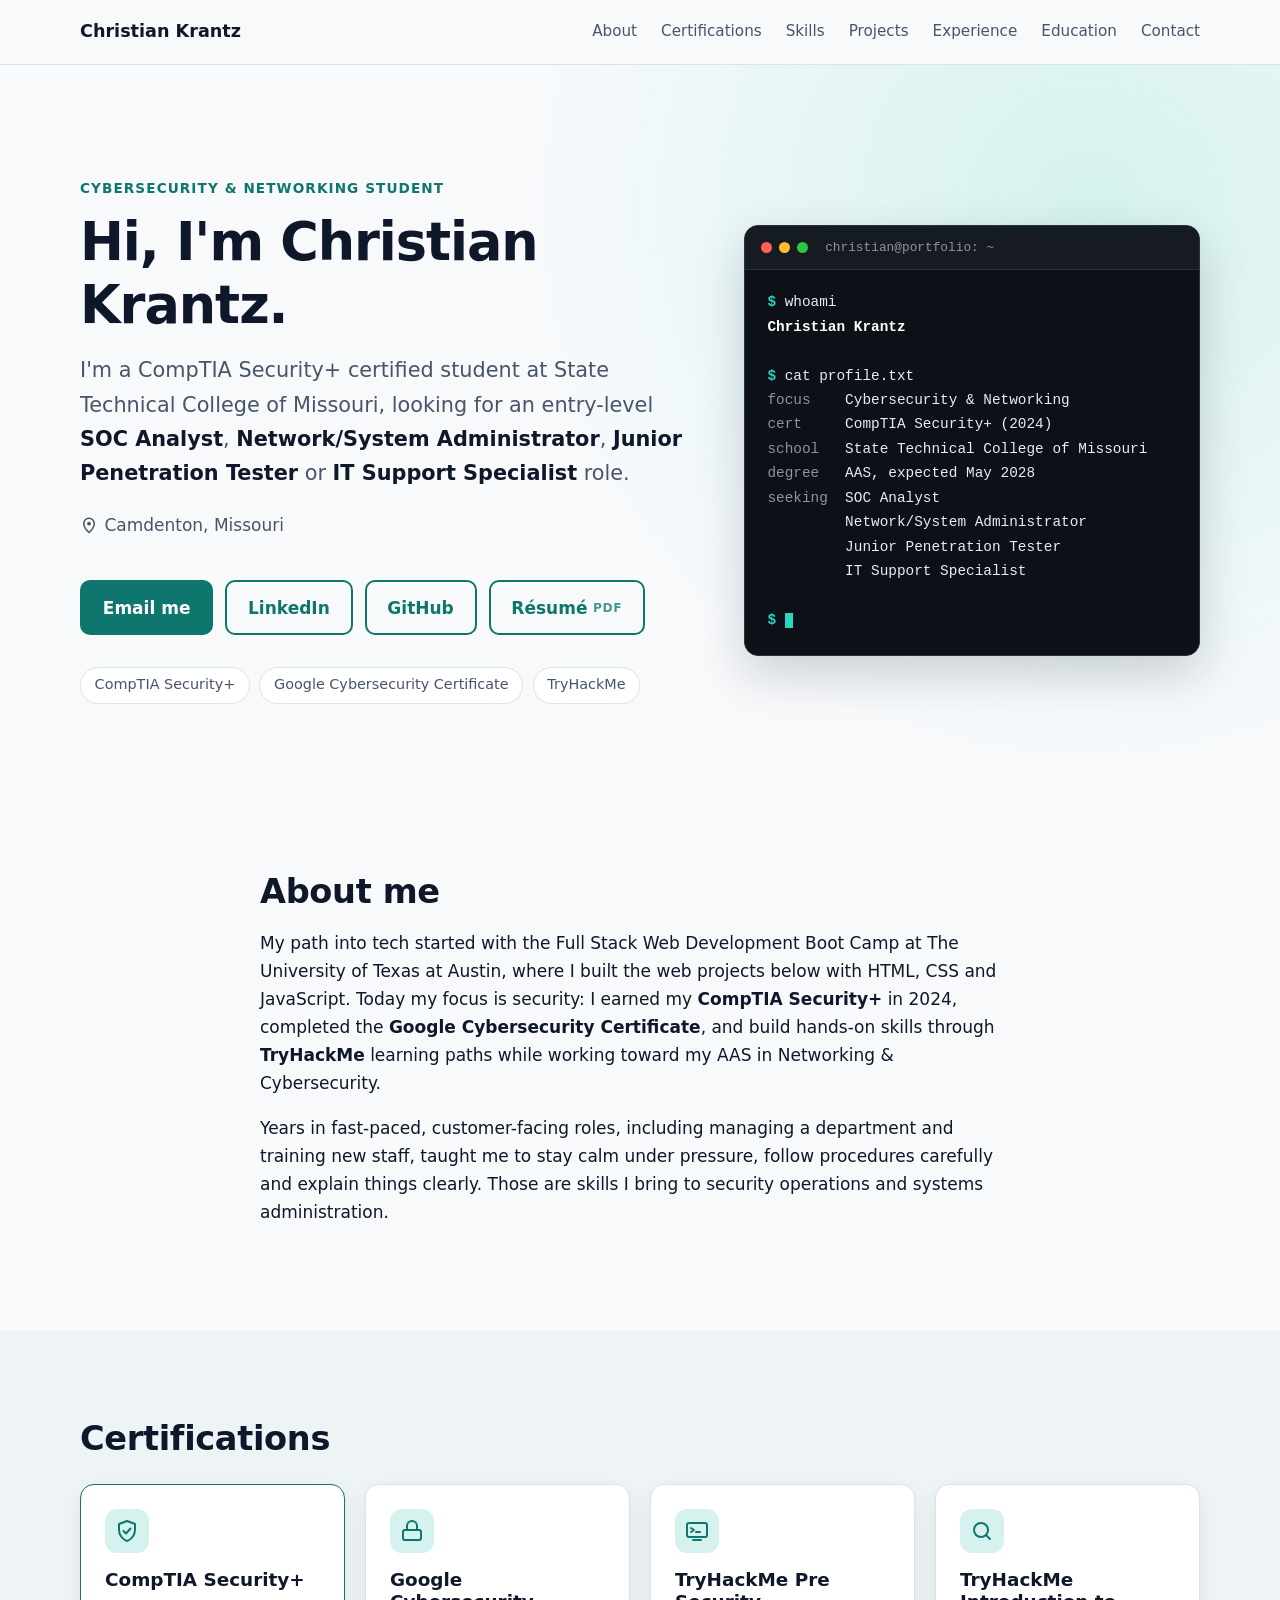
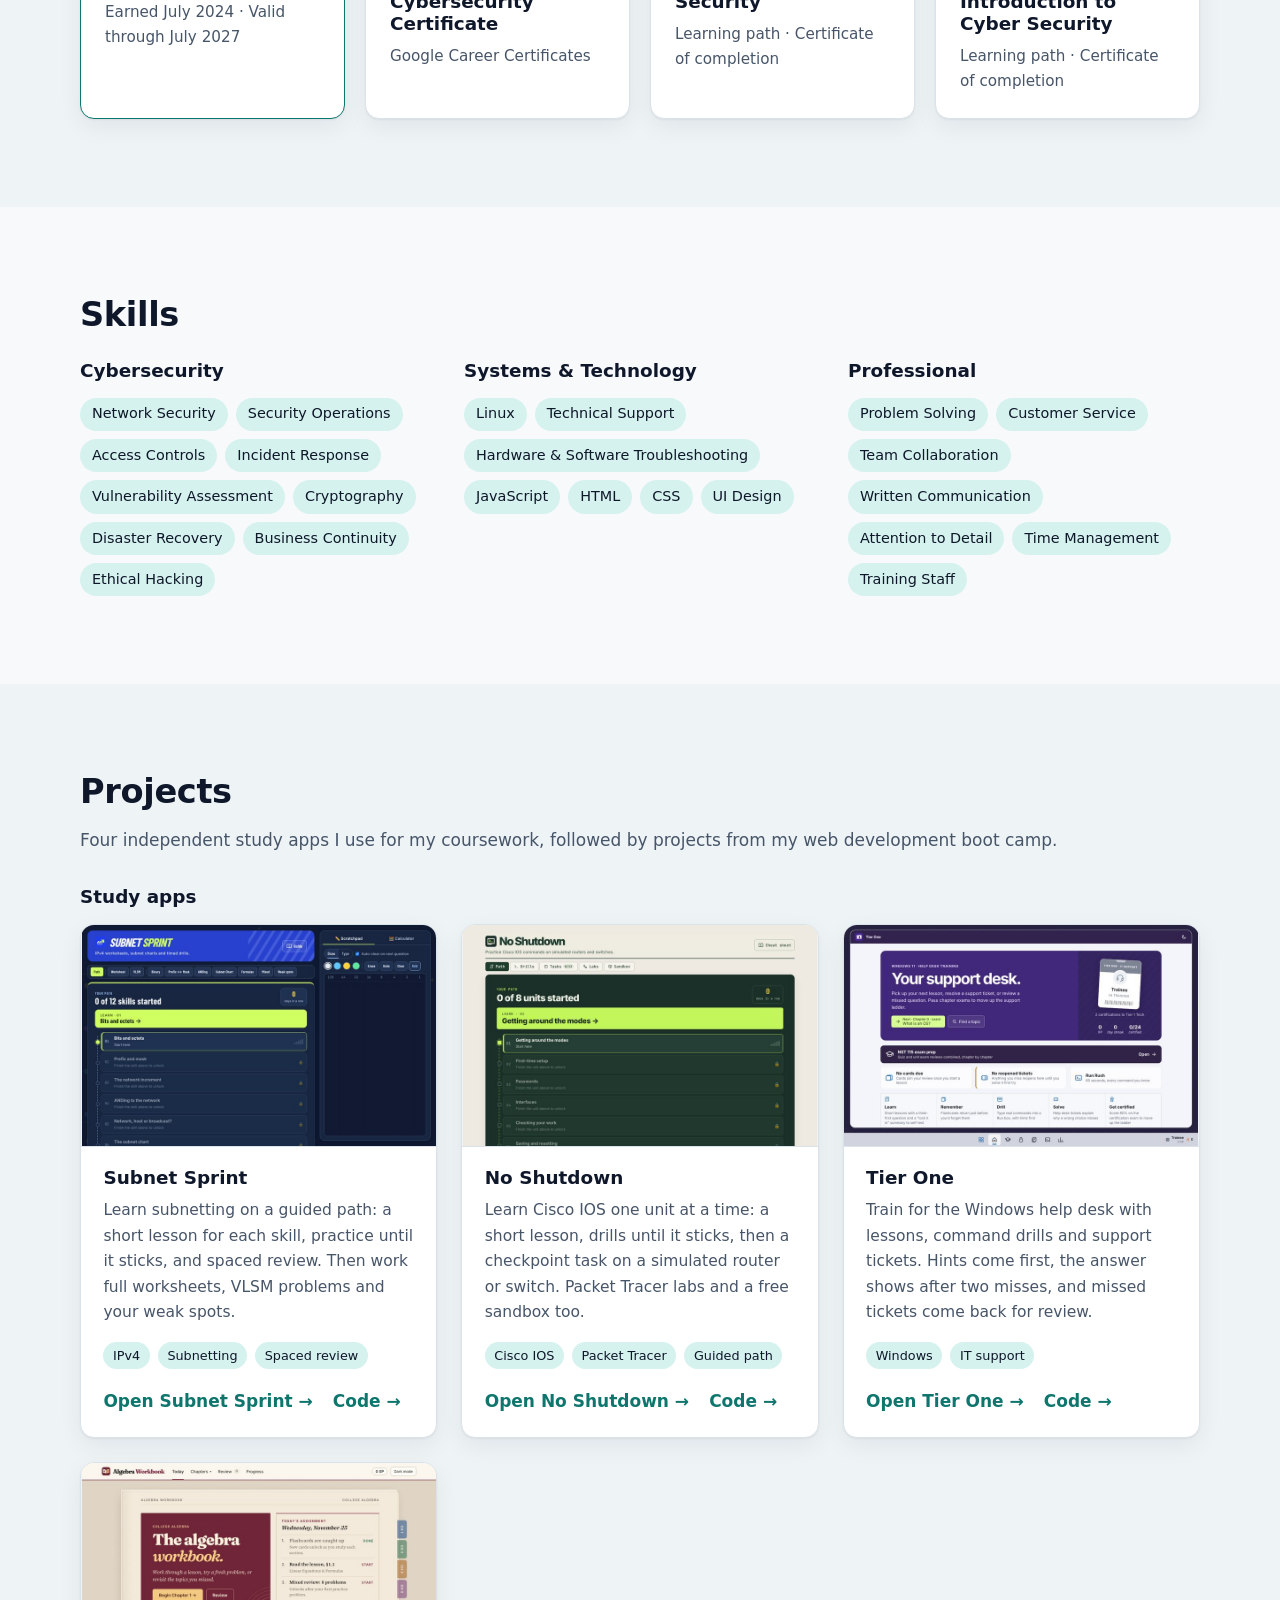
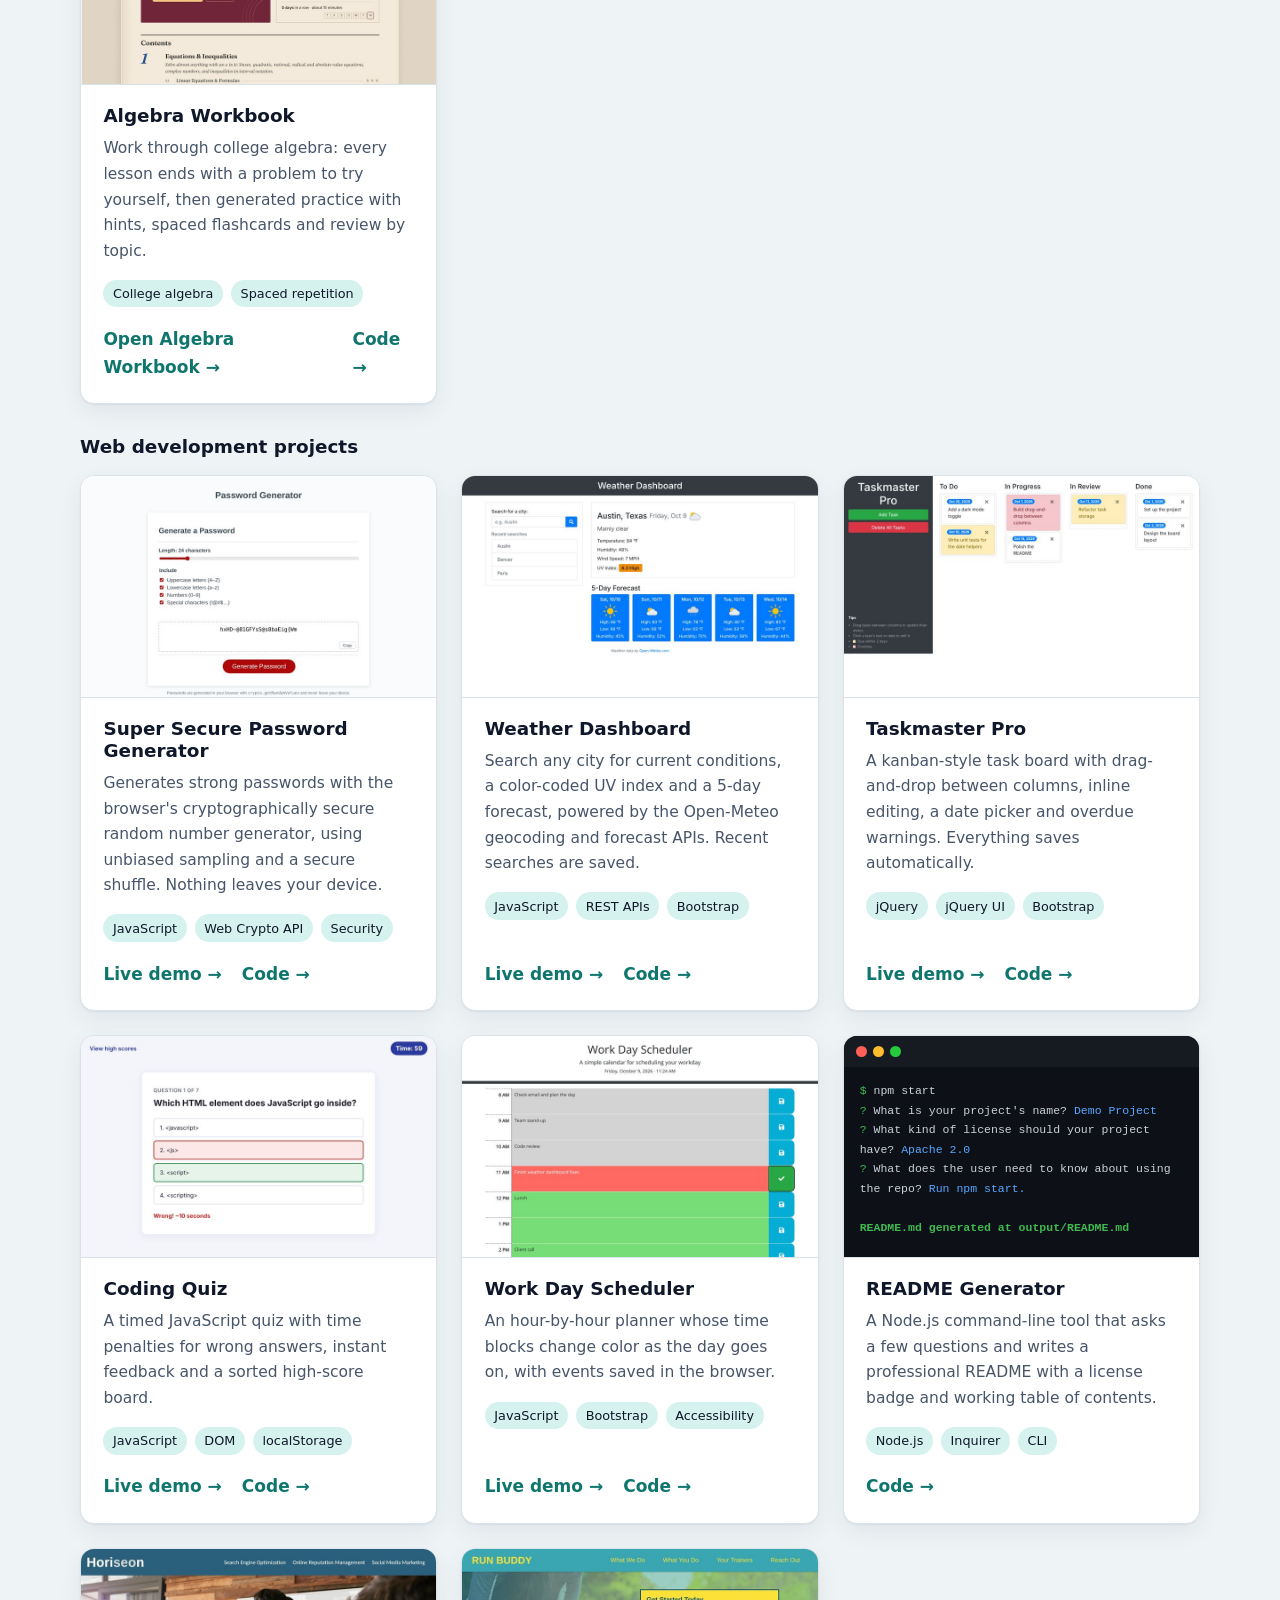
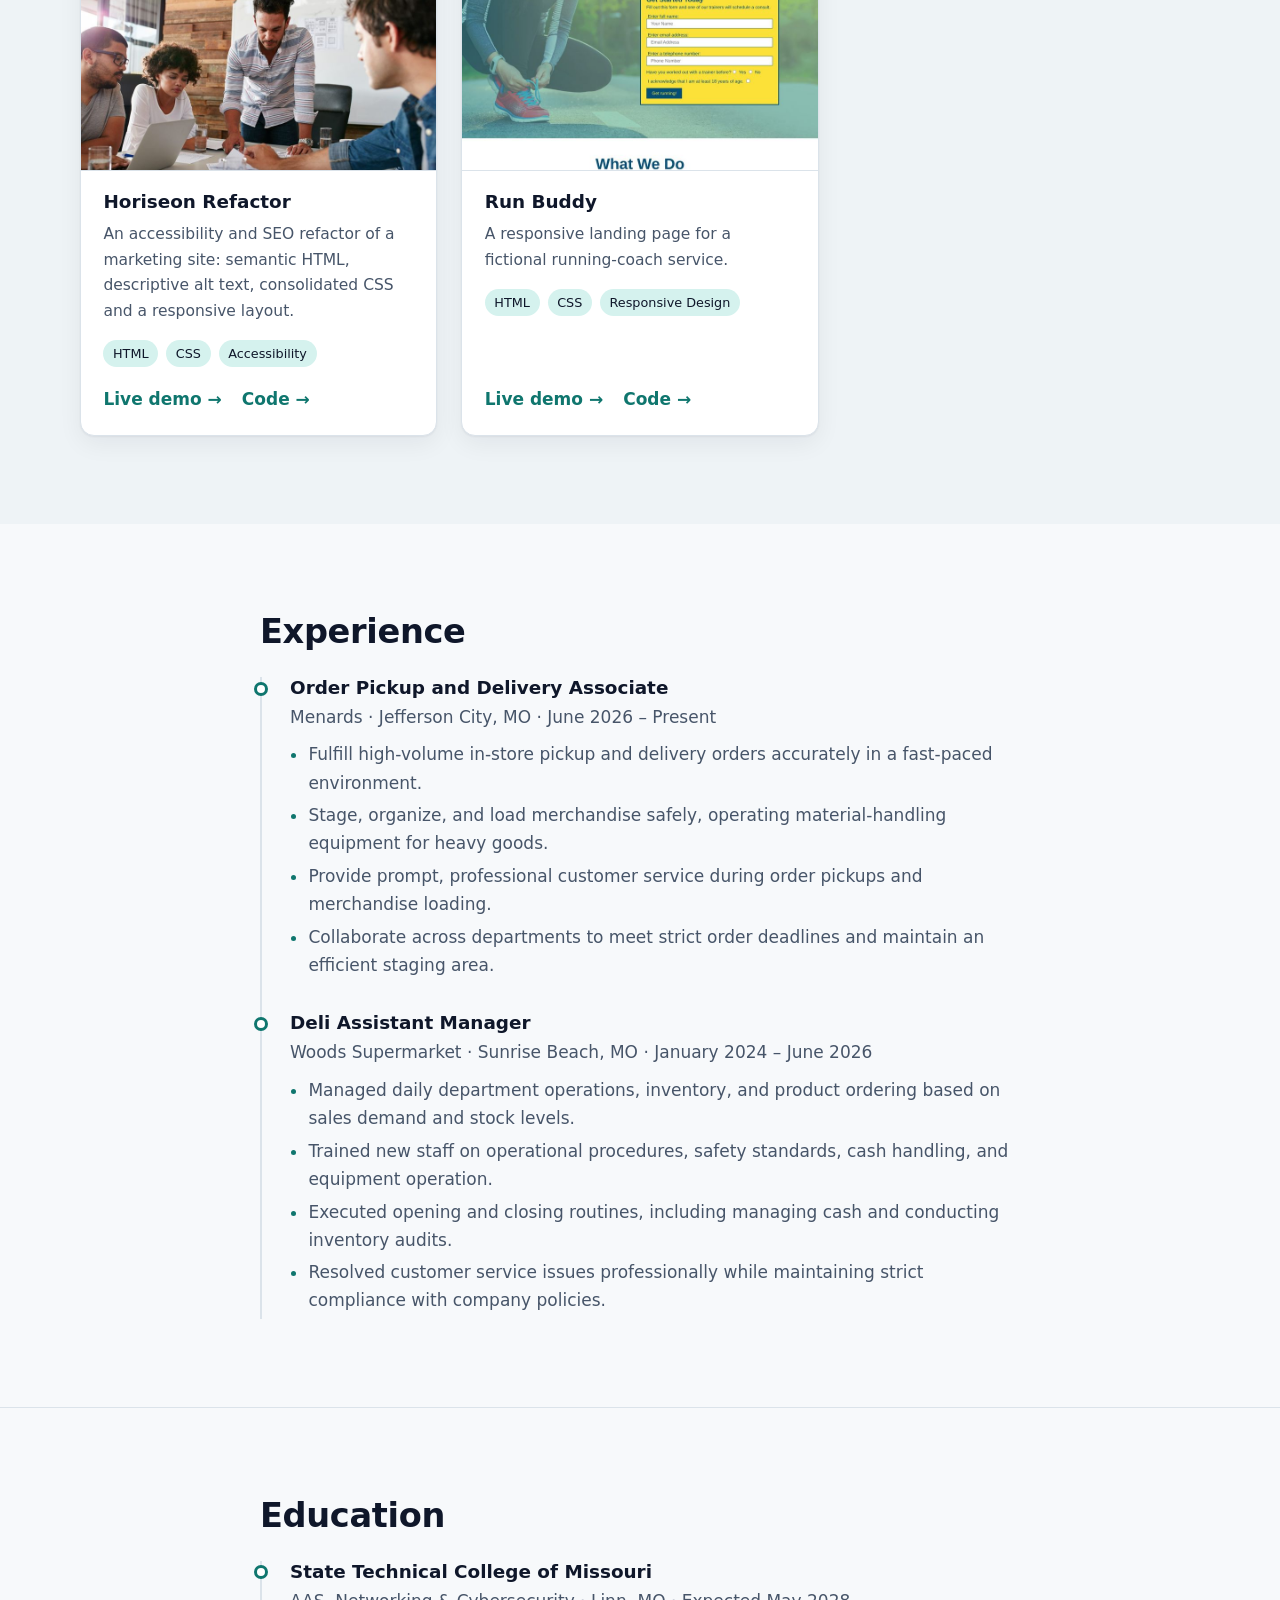
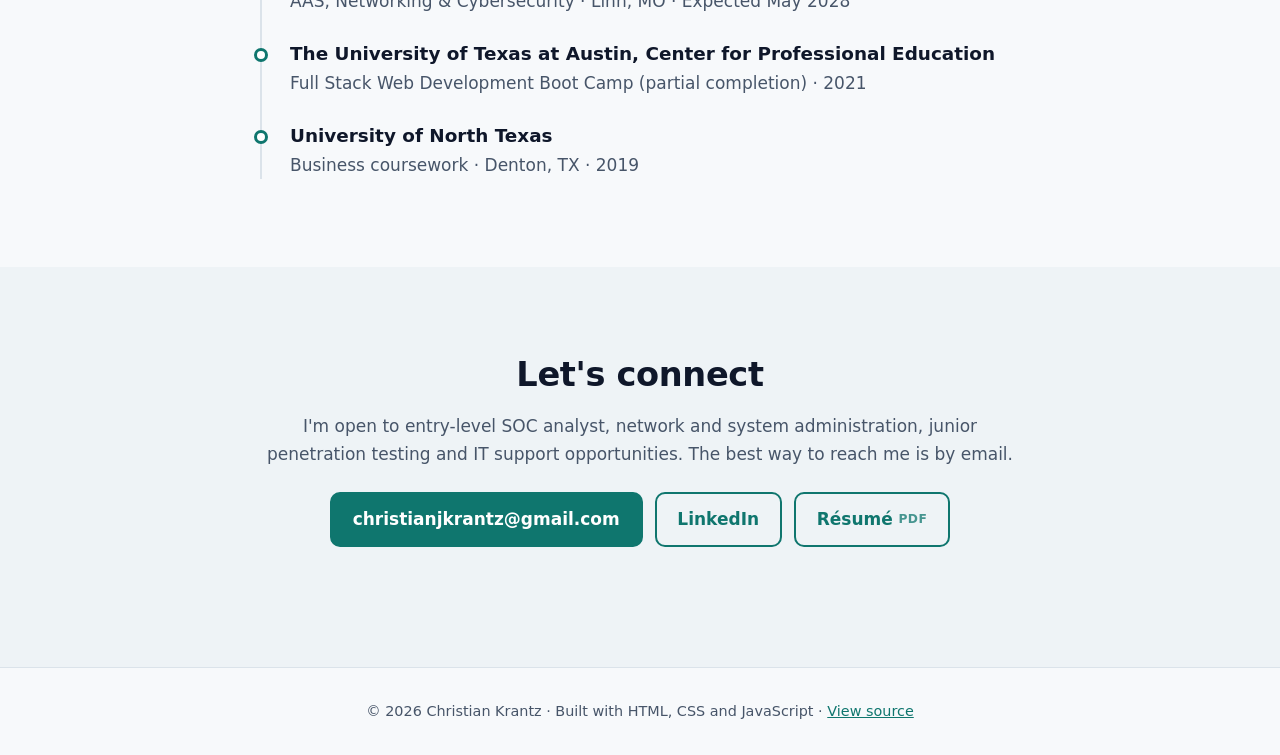
<file: index.html>
<!DOCTYPE html>
<html lang="en">
<head>
  <meta charset="UTF-8">
  <meta name="viewport" content="width=device-width, initial-scale=1.0">
  <title>Christian Krantz | Cybersecurity &amp; Networking</title>
  <meta name="description" content="Christian Krantz is a CompTIA Security+ certified Cybersecurity & Networking student seeking an entry-level SOC Analyst, Network/System Administrator, Junior Penetration Tester or IT Support Specialist role.">
  <meta name="color-scheme" content="light dark">
  <meta property="og:title" content="Christian Krantz | Cybersecurity & Networking">
  <meta property="og:description" content="CompTIA Security+ certified Cybersecurity & Networking student. Certifications, skills and projects.">
  <meta property="og:type" content="website">
  <meta property="og:url" content="https://christianjkrantz.github.io/">
  <meta property="og:image" content="https://christianjkrantz.github.io/assets/img/og-image.png?v=3">
  <meta property="og:image:width" content="1200">
  <meta property="og:image:height" content="630">
  <meta property="og:image:alt" content="Christian Krantz, Cybersecurity &amp; Networking student, CompTIA Security+ certified">
  <meta name="twitter:card" content="summary_large_image">
  <link rel="canonical" href="https://christianjkrantz.github.io/">
  <meta name="theme-color" content="#0f766e" media="(prefers-color-scheme: light)">
  <meta name="theme-color" content="#0b1220" media="(prefers-color-scheme: dark)">
  <link rel="icon" href="data:image/svg+xml,%3Csvg xmlns='http://www.w3.org/2000/svg' viewBox='0 0 64 64'%3E%3Cpath d='M32 4 8 13v17c0 15 10 26 24 30 14-4 24-15 24-30V13Z' fill='%230f766e'/%3E%3Cpath d='m22 32 7 7 13-14' fill='none' stroke='white' stroke-width='5' stroke-linecap='round' stroke-linejoin='round'/%3E%3C/svg%3E">
  <link rel="stylesheet" href="assets/css/style.css">
</head>
<body>
  <a class="skip-link" href="#main">Skip to content</a>

  <header class="site-header">
    <div class="container nav-wrap">
      <a class="brand" href="#top">Christian Krantz</a>
      <button class="nav-toggle" type="button" aria-expanded="false" aria-controls="site-nav">
        <span class="visually-hidden">Menu</span>
        <svg viewBox="0 0 24 24" width="24" height="24" aria-hidden="true"><path d="M3 6h18M3 12h18M3 18h18" stroke="currentColor" stroke-width="2" stroke-linecap="round"/></svg>
      </button>
      <nav id="site-nav" class="site-nav" aria-label="Main">
        <a href="#about">About</a>
        <a href="#certifications">Certifications</a>
        <a href="#skills">Skills</a>
        <a href="#projects">Projects</a>
        <a href="#experience">Experience</a>
        <a href="#education">Education</a>
        <a href="#contact">Contact</a>
      </nav>
    </div>
  </header>

  <main id="main">
    <!-- Hero -->
    <section class="hero" id="top">
      <div class="container hero-inner">
        <div class="hero-text">
        <p class="eyebrow">Cybersecurity &amp; Networking Student</p>
        <h1>Hi, I'm Christian Krantz.</h1>
        <p class="lead">
          I'm a CompTIA Security+ certified student at State Technical College of Missouri, looking for an
          entry-level <strong>SOC Analyst</strong>, <strong>Network/System Administrator</strong>, <strong>Junior Penetration Tester</strong> or <strong>IT Support Specialist</strong> role.
        </p>
        <p class="location">
          <svg viewBox="0 0 24 24" width="18" height="18" aria-hidden="true"><path d="M12 22s7-6.2 7-12a7 7 0 1 0-14 0c0 5.8 7 12 7 12Z" fill="none" stroke="currentColor" stroke-width="2"/><circle cx="12" cy="10" r="2.5" fill="currentColor"/></svg>
          Camdenton, Missouri
        </p>
        <div class="hero-actions">
          <a class="btn btn-primary" href="mailto:christianjkrantz@gmail.com">Email me</a>
          <a class="btn btn-outline" href="https://www.linkedin.com/in/christianjkrantz" target="_blank" rel="noopener">LinkedIn</a>
          <a class="btn btn-outline" href="https://github.com/ChristianJKrantz" target="_blank" rel="noopener">GitHub</a>
          <a class="btn btn-outline" href="assets/docs/Christian_Krantz_Resume.pdf" target="_blank" rel="noopener">Résumé <span class="btn-note">PDF</span></a>
        </div>
        <ul class="badges" aria-label="Highlights">
          <li>CompTIA Security+</li>
          <li>Google Cybersecurity Certificate</li>
          <li>TryHackMe</li>
        </ul>
        </div>
        <figure class="hero-term" aria-label="Quick facts">
          <div class="hero-term-bar" aria-hidden="true"><span></span><span></span><span></span><em>christian@portfolio: ~</em></div>
<pre class="hero-term-body"><span class="t-prompt">$</span> whoami
<span class="t-out">Christian Krantz</span>

<span class="t-prompt">$</span> cat profile.txt
<span class="t-key">focus   </span> Cybersecurity &amp; Networking
<span class="t-key">cert    </span> CompTIA Security+ (2024)
<span class="t-key">school  </span> State Technical College of Missouri
<span class="t-key">degree  </span> AAS, expected May 2028
<span class="t-key">seeking </span> SOC Analyst
<span class="t-key">        </span> Network/System Administrator
<span class="t-key">        </span> Junior Penetration Tester
<span class="t-key">        </span> IT Support Specialist

<span class="t-prompt">$</span> <span class="t-cursor" aria-hidden="true"></span></pre>
        </figure>
      </div>
    </section>

    <!-- About -->
    <section id="about" class="section">
      <div class="container narrow">
        <h2>About me</h2>
        <p>
          My path into tech started with the Full Stack Web Development Boot Camp at The University of Texas at Austin,
          where I built the web projects below with HTML, CSS and JavaScript. Today my focus is security: I earned my
          <strong>CompTIA Security+</strong> in 2024, completed the <strong>Google Cybersecurity Certificate</strong>, and
          build hands-on skills through <strong>TryHackMe</strong> learning paths while working toward my AAS in Networking
          &amp; Cybersecurity.
        </p>
        <p>
          Years in fast-paced, customer-facing roles, including managing a department and training new staff, taught me
          to stay calm under pressure, follow procedures carefully and explain things clearly. Those are skills I bring to
          security operations and systems administration.
        </p>
      </div>
    </section>

    <!-- Certifications -->
    <section id="certifications" class="section alt">
      <div class="container">
        <h2>Certifications</h2>
        <ul class="cert-grid">
          <li class="cert-card featured">
            <span class="cert-icon" aria-hidden="true">
              <svg viewBox="0 0 24 24"><path d="M12 2 4 5v6c0 5 3.4 9.4 8 11 4.6-1.6 8-6 8-11V5Z" fill="none" stroke="currentColor" stroke-width="2" stroke-linejoin="round"/><path d="m8.5 12 2.5 2.5 4.5-5" fill="none" stroke="currentColor" stroke-width="2" stroke-linecap="round" stroke-linejoin="round"/></svg>
            </span>
            <h3>CompTIA Security+</h3>
            <p>Earned July 2024 · Valid through July 2027</p>
          </li>
          <li class="cert-card">
            <span class="cert-icon" aria-hidden="true">
              <svg viewBox="0 0 24 24"><rect x="3" y="11" width="18" height="10" rx="2" fill="none" stroke="currentColor" stroke-width="2"/><path d="M7 11V7a5 5 0 0 1 10 0v4" fill="none" stroke="currentColor" stroke-width="2"/></svg>
            </span>
            <h3>Google Cybersecurity Certificate</h3>
            <p>Google Career Certificates</p>
          </li>
          <li class="cert-card">
            <span class="cert-icon" aria-hidden="true">
              <svg viewBox="0 0 24 24"><rect x="2" y="4" width="20" height="14" rx="2" fill="none" stroke="currentColor" stroke-width="2"/><path d="m6 9 3 2-3 2M11 13h4" fill="none" stroke="currentColor" stroke-width="2" stroke-linecap="round" stroke-linejoin="round"/><path d="M8 21h8" stroke="currentColor" stroke-width="2" stroke-linecap="round"/></svg>
            </span>
            <h3>TryHackMe Pre Security</h3>
            <p>Learning path · Certificate of completion</p>
          </li>
          <li class="cert-card">
            <span class="cert-icon" aria-hidden="true">
              <svg viewBox="0 0 24 24"><circle cx="11" cy="11" r="7" fill="none" stroke="currentColor" stroke-width="2"/><path d="m20 20-4-4" stroke="currentColor" stroke-width="2" stroke-linecap="round"/></svg>
            </span>
            <h3>TryHackMe Introduction to Cyber Security</h3>
            <p>Learning path · Certificate of completion</p>
          </li>
        </ul>
      </div>
    </section>

    <!-- Skills -->
    <section id="skills" class="section">
      <div class="container">
        <h2>Skills</h2>
        <div class="skill-groups">
          <div class="skill-group">
            <h3>Cybersecurity</h3>
            <ul class="tags">
              <li>Network Security</li>
              <li>Security Operations</li>
              <li>Access Controls</li>
              <li>Incident Response</li>
              <li>Vulnerability Assessment</li>
              <li>Cryptography</li>
              <li>Disaster Recovery</li>
              <li>Business Continuity</li>
              <li>Ethical Hacking</li>
            </ul>
          </div>
          <div class="skill-group">
            <h3>Systems &amp; Technology</h3>
            <ul class="tags">
              <li>Linux</li>
              <li>Technical Support</li>
              <li>Hardware &amp; Software Troubleshooting</li>
              <li>JavaScript</li>
              <li>HTML</li>
              <li>CSS</li>
              <li>UI Design</li>
            </ul>
          </div>
          <div class="skill-group">
            <h3>Professional</h3>
            <ul class="tags">
              <li>Problem Solving</li>
              <li>Customer Service</li>
              <li>Team Collaboration</li>
              <li>Written Communication</li>
              <li>Attention to Detail</li>
              <li>Time Management</li>
              <li>Training Staff</li>
            </ul>
          </div>
        </div>
      </div>
    </section>

    <!-- Projects -->
    <section id="projects" class="section alt">
      <div class="container">
        <h2>Projects</h2>
        <p class="section-intro">Four independent study apps I use for my coursework, followed by projects from my web development boot camp.</p>
        <h3 id="study-apps">Study apps</h3>
        <div class="project-grid">

          <article class="project-card">
            <img src="assets/img/projects/subnet-sprint.jpg" alt="Subnet Sprint learning path with twelve subnetting skills" width="800" height="500" loading="lazy">
            <div class="project-body">
              <h3>Subnet Sprint</h3>
              <p>Learn subnetting on a guided path: a short lesson for each skill, practice until it sticks, and spaced review. Then work full worksheets, VLSM problems and your weak spots.</p>
              <ul class="tags small"><li>IPv4</li><li>Subnetting</li><li>Spaced review</li></ul>
              <div class="project-links"><a href="https://christianjkrantz.github.io/subnet-sprint/">Open Subnet Sprint</a><a href="https://github.com/ChristianJKrantz/subnet-sprint" aria-label="Subnet Sprint source code">Code</a></div>
            </div>
          </article>
          <article class="project-card">
            <img src="assets/img/projects/no-shutdown.jpg" alt="No Shutdown learning path with eight Cisco IOS units" width="800" height="500" loading="lazy">
            <div class="project-body">
              <h3>No Shutdown</h3>
              <p>Learn Cisco IOS one unit at a time: a short lesson, drills until it sticks, then a checkpoint task on a simulated router or switch. Packet Tracer labs and a free sandbox too.</p>
              <ul class="tags small"><li>Cisco IOS</li><li>Packet Tracer</li><li>Guided path</li></ul>
              <div class="project-links"><a href="https://christianjkrantz.github.io/no-shutdown/">Open No Shutdown</a><a href="https://github.com/ChristianJKrantz/no-shutdown" aria-label="No Shutdown source code">Code</a></div>
            </div>
          </article>
          <article class="project-card">
            <img src="assets/img/projects/tier-one.jpg" alt="Tier One help desk home with the next lesson and review queue" width="800" height="500" loading="lazy">
            <div class="project-body">
              <h3>Tier One</h3>
              <p>Train for the Windows help desk with lessons, command drills and support tickets. Hints come first, the answer shows after two misses, and missed tickets come back for review.</p>
              <ul class="tags small"><li>Windows</li><li>IT support</li></ul>
              <div class="project-links"><a href="https://christianjkrantz.github.io/tier-one/">Open Tier One</a><a href="https://github.com/ChristianJKrantz/tier-one" aria-label="Tier One source code">Code</a></div>
            </div>
          </article>
          <article class="project-card">
            <img src="assets/img/projects/algebra-workbook.jpg" alt="Algebra Workbook cover and today’s assignment" width="800" height="500" loading="lazy">
            <div class="project-body">
              <h3>Algebra Workbook</h3>
              <p>Work through college algebra: every lesson ends with a problem to try yourself, then generated practice with hints, spaced flashcards and review by topic.</p>
              <ul class="tags small"><li>College algebra</li><li>Spaced repetition</li></ul>
              <div class="project-links"><a href="https://christianjkrantz.github.io/algebra-workbook/">Open Algebra Workbook</a><a href="https://github.com/ChristianJKrantz/algebra-workbook" aria-label="Algebra Workbook source code">Code</a></div>
            </div>
          </article>
        </div>
        <h3 id="web-projects">Web development projects</h3>
        <div class="project-grid">
          <article class="project-card">
            <img src="assets/img/projects/password-generator.jpg" alt="Password generator with a length slider, character options and a generated password" width="800" height="500" loading="lazy">
            <div class="project-body">
              <h3>Super Secure Password Generator</h3>
              <p>Generates strong passwords with the browser's cryptographically secure random number generator, using unbiased sampling and a secure shuffle. Nothing leaves your device.</p>
              <ul class="tags small"><li>JavaScript</li><li>Web Crypto API</li><li>Security</li></ul>
              <div class="project-links">
                <a href="https://christianjkrantz.github.io/super-secure-password-generator/" target="_blank" rel="noopener">Live demo</a>
                <a href="https://github.com/ChristianJKrantz/super-secure-password-generator" target="_blank" rel="noopener">Code</a>
              </div>
            </div>
          </article>

          <article class="project-card">
            <img src="assets/img/projects/weather-dashboard.jpg" alt="Weather dashboard showing current conditions and a 5-day forecast for Austin, Texas" width="800" height="500" loading="lazy">
            <div class="project-body">
              <h3>Weather Dashboard</h3>
              <p>Search any city for current conditions, a color-coded UV index and a 5-day forecast, powered by the Open-Meteo geocoding and forecast APIs. Recent searches are saved.</p>
              <ul class="tags small"><li>JavaScript</li><li>REST APIs</li><li>Bootstrap</li></ul>
              <div class="project-links">
                <a href="https://christianjkrantz.github.io/weather-dashboard/" target="_blank" rel="noopener">Live demo</a>
                <a href="https://github.com/ChristianJKrantz/weather-dashboard" target="_blank" rel="noopener">Code</a>
              </div>
            </div>
          </article>

          <article class="project-card">
            <img src="assets/img/projects/taskmaster-pro.jpg" alt="Kanban task board with To Do, In Progress, In Review and Done columns" width="800" height="500" loading="lazy">
            <div class="project-body">
              <h3>Taskmaster Pro</h3>
              <p>A kanban-style task board with drag-and-drop between columns, inline editing, a date picker and overdue warnings. Everything saves automatically.</p>
              <ul class="tags small"><li>jQuery</li><li>jQuery UI</li><li>Bootstrap</li></ul>
              <div class="project-links">
                <a href="https://christianjkrantz.github.io/taskmaster-pro/" target="_blank" rel="noopener">Live demo</a>
                <a href="https://github.com/ChristianJKrantz/taskmaster-pro" target="_blank" rel="noopener">Code</a>
              </div>
            </div>
          </article>

          <article class="project-card">
            <img src="assets/img/projects/coding-quiz.jpg" alt="Coding quiz question showing a wrong answer in red and the correct answer in green" width="800" height="500" loading="lazy">
            <div class="project-body">
              <h3>Coding Quiz</h3>
              <p>A timed JavaScript quiz with time penalties for wrong answers, instant feedback and a sorted high-score board.</p>
              <ul class="tags small"><li>JavaScript</li><li>DOM</li><li>localStorage</li></ul>
              <div class="project-links">
                <a href="https://christianjkrantz.github.io/coding-quiz/" target="_blank" rel="noopener">Live demo</a>
                <a href="https://github.com/ChristianJKrantz/coding-quiz" target="_blank" rel="noopener">Code</a>
              </div>
            </div>
          </article>

          <article class="project-card">
            <img src="assets/img/projects/scheduler.jpg" alt="Work day scheduler with hourly blocks colored for past, present and future" width="800" height="500" loading="lazy">
            <div class="project-body">
              <h3>Work Day Scheduler</h3>
              <p>An hour-by-hour planner whose time blocks change color as the day goes on, with events saved in the browser.</p>
              <ul class="tags small"><li>JavaScript</li><li>Bootstrap</li><li>Accessibility</li></ul>
              <div class="project-links">
                <a href="https://christianjkrantz.github.io/Scheduler/" target="_blank" rel="noopener">Live demo</a>
                <a href="https://github.com/ChristianJKrantz/Scheduler" target="_blank" rel="noopener">Code</a>
              </div>
            </div>
          </article>

          <article class="project-card">
            <div class="terminal" role="img" aria-label="Terminal running the README generator">
              <div class="terminal-bar"><span></span><span></span><span></span></div>
              <pre><span class="prompt">$</span> npm start
<span class="q">?</span> What is your project's name? <span class="a">Demo Project</span>
<span class="q">?</span> What kind of license should your project have? <span class="a">Apache 2.0</span>
<span class="q">?</span> What does the user need to know about using the repo? <span class="a">Run npm start.</span>

<span class="ok">README.md generated at output/README.md</span></pre>
            </div>
            <div class="project-body">
              <h3>README Generator</h3>
              <p>A Node.js command-line tool that asks a few questions and writes a professional README with a license badge and working table of contents.</p>
              <ul class="tags small"><li>Node.js</li><li>Inquirer</li><li>CLI</li></ul>
              <div class="project-links">
                <a href="https://github.com/ChristianJKrantz/readme-generator" target="_blank" rel="noopener">Code</a>
              </div>
            </div>
          </article>

          <article class="project-card">
            <img src="assets/img/projects/horiseon.jpg" alt="Horiseon marketing landing page with a hero image and navigation" width="800" height="500" loading="lazy">
            <div class="project-body">
              <h3>Horiseon Refactor</h3>
              <p>An accessibility and SEO refactor of a marketing site: semantic HTML, descriptive alt text, consolidated CSS and a responsive layout.</p>
              <ul class="tags small"><li>HTML</li><li>CSS</li><li>Accessibility</li></ul>
              <div class="project-links">
                <a href="https://christianjkrantz.github.io/horiseon-challenge/" target="_blank" rel="noopener">Live demo</a>
                <a href="https://github.com/ChristianJKrantz/horiseon-challenge" target="_blank" rel="noopener">Code</a>
              </div>
            </div>
          </article>

          <article class="project-card">
            <img src="assets/img/projects/run-buddy.jpg" alt="Run Buddy landing page with a sign-up form over a photo of a runner" width="800" height="500" loading="lazy">
            <div class="project-body">
              <h3>Run Buddy</h3>
              <p>A responsive landing page for a fictional running-coach service.</p>
              <ul class="tags small"><li>HTML</li><li>CSS</li><li>Responsive Design</li></ul>
              <div class="project-links">
                <a href="https://christianjkrantz.github.io/run-buddy/" target="_blank" rel="noopener">Live demo</a>
                <a href="https://github.com/ChristianJKrantz/run-buddy" target="_blank" rel="noopener">Code</a>
              </div>
            </div>
          </article>

        </div>
      </div>
    </section>

    <!-- Experience -->
    <section id="experience" class="section">
      <div class="container narrow">
        <h2>Experience</h2>
        <ol class="timeline">
          <li>
            <h3>Order Pickup and Delivery Associate</h3>
            <p class="meta">Menards · Jefferson City, MO · June 2026 – Present</p>
            <ul class="duties">
              <li>Fulfill high-volume in-store pickup and delivery orders accurately in a fast-paced environment.</li>
              <li>Stage, organize, and load merchandise safely, operating material-handling equipment for heavy goods.</li>
              <li>Provide prompt, professional customer service during order pickups and merchandise loading.</li>
              <li>Collaborate across departments to meet strict order deadlines and maintain an efficient staging area.</li>
            </ul>
          </li>
          <li>
            <h3>Deli Assistant Manager</h3>
            <p class="meta">Woods Supermarket · Sunrise Beach, MO · January 2024 – June 2026</p>
            <ul class="duties">
              <li>Managed daily department operations, inventory, and product ordering based on sales demand and stock levels.</li>
              <li>Trained new staff on operational procedures, safety standards, cash handling, and equipment operation.</li>
              <li>Executed opening and closing routines, including managing cash and conducting inventory audits.</li>
              <li>Resolved customer service issues professionally while maintaining strict compliance with company policies.</li>
            </ul>
          </li>
        </ol>
      </div>
    </section>

    <!-- Education -->
    <section id="education" class="section divided">
      <div class="container narrow">
        <h2>Education</h2>
        <ol class="timeline">
          <li>
            <h3>State Technical College of Missouri</h3>
            <p class="meta">AAS, Networking &amp; Cybersecurity · Linn, MO · Expected May 2028</p>
          </li>
          <li>
            <h3>The University of Texas at Austin, Center for Professional Education</h3>
            <p class="meta">Full Stack Web Development Boot Camp (partial completion) · 2021</p>
          </li>
          <li>
            <h3>University of North Texas</h3>
            <p class="meta">Business coursework · Denton, TX · 2019</p>
          </li>
        </ol>
      </div>
    </section>

    <!-- Contact -->
    <section id="contact" class="section contact">
      <div class="container narrow center">
        <h2>Let's connect</h2>
        <p>I'm open to entry-level SOC analyst, network and system administration, junior penetration testing and IT support opportunities. The best way to reach me is by email.</p>
        <div class="hero-actions center">
          <a class="btn btn-primary" href="mailto:christianjkrantz@gmail.com">christianjkrantz@gmail.com</a>
          <a class="btn btn-outline" href="https://www.linkedin.com/in/christianjkrantz" target="_blank" rel="noopener">LinkedIn</a>
          <a class="btn btn-outline" href="assets/docs/Christian_Krantz_Resume.pdf" target="_blank" rel="noopener">Résumé <span class="btn-note">PDF</span></a>
        </div>
      </div>
    </section>
  </main>

  <footer class="site-footer">
    <div class="container">
      <p>&copy; <span id="year">2026</span> Christian Krantz · Built with HTML, CSS and JavaScript · <a href="https://github.com/ChristianJKrantz/ChristianJKrantz.github.io" target="_blank" rel="noopener">View source</a></p>
    </div>
  </footer>

  <script src="assets/js/main.js"></script>
</body>
</html>
</file>
<file: assets/css/style.css>
/* ---------- Theme ---------- */
:root {
  --bg: #f7f9fb;
  --bg-alt: #eef3f6;
  --surface: #ffffff;
  --text: #0f172a;
  --muted: #475569;
  --border: #dbe3ea;
  --accent: #0f766e;
  --accent-strong: #0b5f59;
  --accent-soft: #d5f2ee;
  --on-accent: #ffffff;
  --shadow: 0 1px 2px rgba(15, 23, 42, 0.05), 0 8px 24px rgba(15, 23, 42, 0.06);
  --radius: 14px;
  --font: system-ui, -apple-system, "Segoe UI", Roboto, "Helvetica Neue", Arial, sans-serif;
  --mono: ui-monospace, SFMono-Regular, Menlo, Consolas, monospace;
}

@media (prefers-color-scheme: dark) {
  :root {
    --bg: #0b1220;
    --bg-alt: #0f1a2b;
    --surface: #132036;
    --text: #e6edf5;
    --muted: #9fb0c3;
    --border: #22324a;
    --accent: #2dd4bf;
    --accent-strong: #5eead4;
    --accent-soft: #123b3a;
    --on-accent: #062925;
    --shadow: 0 1px 2px rgba(0, 0, 0, 0.3), 0 8px 24px rgba(0, 0, 0, 0.25);
  }
}

/* ---------- Base ---------- */
*,
*::before,
*::after {
  box-sizing: border-box;
}

html {
  scroll-behavior: smooth;
  scroll-padding-top: 72px;
}

@media (prefers-reduced-motion: reduce) {
  html {
    scroll-behavior: auto;
  }
}

body {
  margin: 0;
  background: var(--bg);
  color: var(--text);
  font-family: var(--font);
  font-size: 1.0625rem;
  line-height: 1.65;
  -webkit-font-smoothing: antialiased;
}

img {
  display: block;
  max-width: 100%;
  height: auto;
}

a {
  color: var(--accent);
}

a:hover {
  color: var(--accent-strong);
}

:focus-visible {
  outline: 3px solid var(--accent);
  outline-offset: 2px;
  border-radius: 4px;
}

h1,
h2,
h3 {
  line-height: 1.2;
  margin: 0 0 0.5em;
}

h2 {
  font-size: clamp(1.6rem, 3vw, 2.1rem);
  letter-spacing: -0.01em;
}

h3 {
  font-size: 1.15rem;
}

p {
  margin: 0 0 1em;
}

ul,
ol {
  margin: 0;
  padding: 0;
  list-style: none;
}

.container {
  width: min(1120px, 100% - 2.5rem);
  margin-inline: auto;
}

.narrow {
  width: min(760px, 100% - 2.5rem);
}

.center {
  text-align: center;
  justify-content: center;
}

.visually-hidden {
  position: absolute;
  width: 1px;
  height: 1px;
  overflow: hidden;
  clip: rect(0 0 0 0);
  white-space: nowrap;
}

.skip-link {
  position: absolute;
  left: 1rem;
  top: -3rem;
  z-index: 100;
  padding: 0.5rem 1rem;
  background: var(--accent);
  color: var(--on-accent);
  border-radius: 8px;
}

.skip-link:focus {
  top: 1rem;
}

/* ---------- Header ---------- */
.site-header {
  position: sticky;
  top: 0;
  z-index: 50;
  background: color-mix(in srgb, var(--bg) 88%, transparent);
  backdrop-filter: blur(10px);
  border-bottom: 1px solid var(--border);
}

.nav-wrap {
  display: flex;
  align-items: center;
  justify-content: space-between;
  min-height: 64px;
}

.brand {
  font-weight: 700;
  font-size: 1.1rem;
  color: var(--text);
  text-decoration: none;
}

.site-nav {
  display: flex;
  gap: 1.5rem;
}

.site-nav a {
  color: var(--muted);
  text-decoration: none;
  font-weight: 500;
  font-size: 0.95rem;
}

.site-nav a:hover {
  color: var(--text);
}

.nav-toggle {
  display: none;
  background: none;
  border: 0;
  color: var(--text);
  padding: 0.4rem;
  cursor: pointer;
}

/* ---------- Buttons & tags ---------- */
.btn {
  display: inline-flex;
  align-items: center;
  justify-content: center;
  padding: 0.7rem 1.3rem;
  border-radius: 10px;
  font-weight: 600;
  text-decoration: none;
  border: 2px solid var(--accent);
  transition: background 0.15s, color 0.15s;
  overflow-wrap: anywhere;
}

.btn-primary {
  background: var(--accent);
  color: var(--on-accent);
}

.btn-primary:hover {
  background: var(--accent-strong);
  border-color: var(--accent-strong);
  color: var(--on-accent);
}

.btn-outline {
  color: var(--accent);
}

.btn-outline:hover {
  background: var(--accent-soft);
}

.tags {
  display: flex;
  flex-wrap: wrap;
  gap: 0.5rem;
}

.tags li {
  padding: 0.3rem 0.75rem;
  border-radius: 999px;
  background: var(--accent-soft);
  color: var(--text);
  font-size: 0.9rem;
}

.tags.small li {
  font-size: 0.8rem;
  padding: 0.2rem 0.6rem;
}

/* ---------- Hero ---------- */
.hero {
  padding: clamp(4rem, 10vw, 7rem) 0 clamp(3rem, 8vw, 5rem);
  background:
    radial-gradient(circle at 85% 20%, var(--accent-soft), transparent 45%),
    var(--bg);
}

.eyebrow {
  color: var(--accent);
  font-weight: 700;
  text-transform: uppercase;
  letter-spacing: 0.08em;
  font-size: 0.85rem;
  margin-bottom: 0.75rem;
}

.hero h1 {
  font-size: clamp(2.4rem, 6vw, 3.8rem);
  letter-spacing: -0.02em;
  margin-bottom: 1rem;
}

.lead {
  font-size: clamp(1.1rem, 2.2vw, 1.3rem);
  color: var(--muted);
  max-width: 40rem;
}

.lead strong {
  color: var(--text);
}

.location {
  display: inline-flex;
  align-items: center;
  gap: 0.4rem;
  color: var(--muted);
}

.hero-actions {
  display: flex;
  flex-wrap: wrap;
  gap: 0.75rem;
  margin: 1.5rem 0 2rem;
}

.badges {
  display: flex;
  flex-wrap: wrap;
  gap: 0.6rem;
}

.badges li {
  padding: 0.35rem 0.85rem;
  border: 1px solid var(--border);
  border-radius: 999px;
  background: var(--surface);
  font-size: 0.9rem;
  color: var(--muted);
}

/* ---------- Hero terminal card ---------- */
.hero-term {
  display: none;
  margin: 0;
  background: #0d1117;
  border: 1px solid #263244;
  border-radius: var(--radius);
  box-shadow: 0 18px 48px rgba(15, 23, 42, 0.18);
  overflow: hidden;
  color: #e6edf3;
}

.hero-term-bar {
  display: flex;
  align-items: center;
  gap: 0.45rem;
  padding: 0.7rem 1rem;
  background: #161b22;
  border-bottom: 1px solid #263244;
}

.hero-term-bar span {
  width: 11px;
  height: 11px;
  border-radius: 50%;
  background: #ff5f57;
}

.hero-term-bar span:nth-child(2) { background: #febc2e; }
.hero-term-bar span:nth-child(3) { background: #28c840; }

.hero-term-bar em {
  margin-left: 0.6rem;
  font-style: normal;
  font-family: var(--mono);
  font-size: 0.8rem;
  color: #8b949e;
}

.hero-term-body {
  margin: 0;
  padding: 1.25rem 1.4rem 1.4rem;
  font-family: var(--mono);
  font-size: 0.9rem;
  line-height: 1.7;
  white-space: pre;
  overflow-x: auto;
}

.t-prompt { color: #2dd4bf; font-weight: 700; }
.t-out { color: #ffffff; font-weight: 600; }
.t-key { color: #8b949e; }

.t-cursor {
  display: inline-block;
  width: 0.55em;
  height: 1.1em;
  vertical-align: text-bottom;
  background: #2dd4bf;
  animation: blink 1.1s steps(1) infinite;
}

@keyframes blink { 50% { opacity: 0; } }

@media (prefers-reduced-motion: reduce) {
  .t-cursor { animation: none; }
}

@media (min-width: 980px) {
  .hero-inner {
    display: grid;
    grid-template-columns: minmax(0, 1.2fr) minmax(0, 0.9fr);
    gap: 3.5rem;
    align-items: center;
  }

  .hero-term {
    display: block;
  }

  .hero h1 {
    font-size: clamp(2.6rem, 4.1vw, 3.3rem);
  }
}

/* ---------- Sections ---------- */
.section {
  padding: clamp(3.5rem, 8vw, 5.5rem) 0;
}

.section.alt {
  background: var(--bg-alt);
}

.section-intro {
  color: var(--muted);
  margin-top: -0.25rem;
  margin-bottom: 2rem;
}

/* ---------- Certifications ---------- */
.cert-grid {
  display: grid;
  grid-template-columns: repeat(auto-fit, minmax(230px, 1fr));
  gap: 1.25rem;
  margin-top: 1.5rem;
}

.cert-card {
  padding: 1.5rem;
  background: var(--surface);
  border: 1px solid var(--border);
  border-radius: var(--radius);
  box-shadow: var(--shadow);
}

.cert-card.featured {
  border-color: var(--accent);
}

.cert-card p {
  margin: 0;
  color: var(--muted);
  font-size: 0.95rem;
}

.cert-icon {
  display: inline-grid;
  place-items: center;
  width: 44px;
  height: 44px;
  margin-bottom: 1rem;
  border-radius: 12px;
  background: var(--accent-soft);
  color: var(--accent);
}

.cert-icon svg {
  width: 24px;
  height: 24px;
}

/* ---------- Skills ---------- */
.skill-groups {
  display: grid;
  grid-template-columns: repeat(auto-fit, minmax(280px, 1fr));
  gap: 2rem;
  margin-top: 1.5rem;
}

.skill-group h3 {
  margin-bottom: 1rem;
}

/* ---------- Projects ---------- */
.project-grid {
  display: grid;
  grid-template-columns: repeat(auto-fill, minmax(320px, 1fr));
  gap: 1.5rem;
}

.project-card {
  display: flex;
  flex-direction: column;
  background: var(--surface);
  border: 1px solid var(--border);
  border-radius: var(--radius);
  box-shadow: var(--shadow);
  overflow: hidden;
  transition: transform 0.2s, box-shadow 0.2s;
}

.project-card:hover {
  transform: translateY(-3px);
  box-shadow: 0 2px 4px rgba(15, 23, 42, 0.06), 0 16px 32px rgba(15, 23, 42, 0.1);
}

@media (prefers-reduced-motion: reduce) {
  .project-card,
  .project-card:hover {
    transition: none;
    transform: none;
  }
}

.project-card > img {
  aspect-ratio: 16 / 10;
  object-fit: cover;
  object-position: top;
  border-bottom: 1px solid var(--border);
}

.project-body {
  display: flex;
  flex-direction: column;
  flex: 1;
  padding: 1.25rem 1.4rem 1.4rem;
}

.project-body p {
  color: var(--muted);
  font-size: 0.97rem;
}

.project-links {
  display: flex;
  gap: 1.25rem;
  margin-top: auto;
  padding-top: 1.1rem;
  font-weight: 600;
}

.project-links a {
  text-decoration: none;
}

.project-links a::after {
  content: " →";
}

.project-links a:hover {
  text-decoration: underline;
}

/* Terminal preview for the CLI project */
.terminal {
  aspect-ratio: 16 / 10;
  display: flex;
  flex-direction: column;
  background: #0d1117;
  border-bottom: 1px solid var(--border);
}

.terminal-bar {
  display: flex;
  gap: 6px;
  padding: 10px 12px;
  background: #161b22;
}

.terminal-bar span {
  width: 11px;
  height: 11px;
  border-radius: 50%;
  background: #ff5f56;
}

.terminal-bar span:nth-child(2) {
  background: #ffbd2e;
}

.terminal-bar span:nth-child(3) {
  background: #27c93f;
}

.terminal pre {
  flex: 1;
  margin: 0;
  padding: 14px 16px;
  overflow: hidden;
  color: #c9d1d9;
  font-family: var(--mono);
  font-size: 0.72rem;
  line-height: 1.7;
  white-space: pre-wrap;
}

.terminal .prompt,
.terminal .q {
  color: #3fb950;
}

.terminal .a {
  color: #58a6ff;
}

.terminal .ok {
  color: #3fb950;
  font-weight: 700;
}

/* ---------- Education ---------- */
.timeline {
  margin-top: 1.5rem;
  border-left: 2px solid var(--border);
}

.timeline li {
  position: relative;
  padding: 0 0 1.75rem 1.75rem;
}

.timeline li:last-child {
  padding-bottom: 0;
}

.timeline li::before {
  content: "";
  position: absolute;
  left: -8px;
  top: 0.3rem;
  width: 14px;
  height: 14px;
  border-radius: 50%;
  background: var(--surface);
  border: 3px solid var(--accent);
}

.timeline h3 {
  margin-bottom: 0.25rem;
}

.timeline .meta {
  margin: 0;
  color: var(--muted);
}

.timeline .duties {
  margin: 0.6rem 0 0;
  padding-left: 1.15rem;
  list-style: disc;
  color: var(--muted);
}

.timeline .duties li {
  padding: 0 0 0.3rem;
}

.timeline .duties li::before {
  content: none;
}

.timeline .duties li::marker {
  color: var(--accent);
}

.section.divided {
  border-top: 1px solid var(--border);
}

.btn-note {
  margin-left: 0.35rem;
  font-size: 0.72em;
  font-weight: 700;
  letter-spacing: 0.04em;
  opacity: 0.75;
}

/* ---------- Contact & footer ---------- */
.contact {
  background: var(--bg-alt);
}

.contact p {
  color: var(--muted);
}

.site-footer {
  padding: 2rem 0;
  border-top: 1px solid var(--border);
  color: var(--muted);
  font-size: 0.9rem;
  text-align: center;
}

.site-footer p {
  margin: 0;
}

/* ---------- Small screens ---------- */
@media (max-width: 760px) {
  .nav-toggle {
    display: inline-flex;
  }

  .site-nav {
    display: none;
    position: absolute;
    top: 64px;
    left: 0;
    right: 0;
    flex-direction: column;
    gap: 0;
    padding: 0.5rem 1.25rem 1rem;
    background: var(--bg);
    border-bottom: 1px solid var(--border);
    box-shadow: var(--shadow);
  }

  .site-nav.open {
    display: flex;
  }

  .site-nav a {
    padding: 0.75rem 0;
    border-bottom: 1px solid var(--border);
    font-size: 1rem;
  }

  .site-nav a:last-child {
    border-bottom: 0;
  }

  .project-grid {
    grid-template-columns: 1fr;
  }

  .hero-actions {
    display: grid;
    grid-template-columns: repeat(2, 1fr);
    gap: 0.5rem;
  }

  .hero-actions .btn {
    padding: 0.7rem 0.4rem;
  }

  .contact .hero-actions .btn-primary {
    grid-column: 1 / -1;
  }
}

#projects h3[id]{margin:2rem 0 1rem;scroll-margin-top:5rem}
#study-apps + .project-grid .project-card img{object-fit:contain;background:#f0f1f3}
</file>
